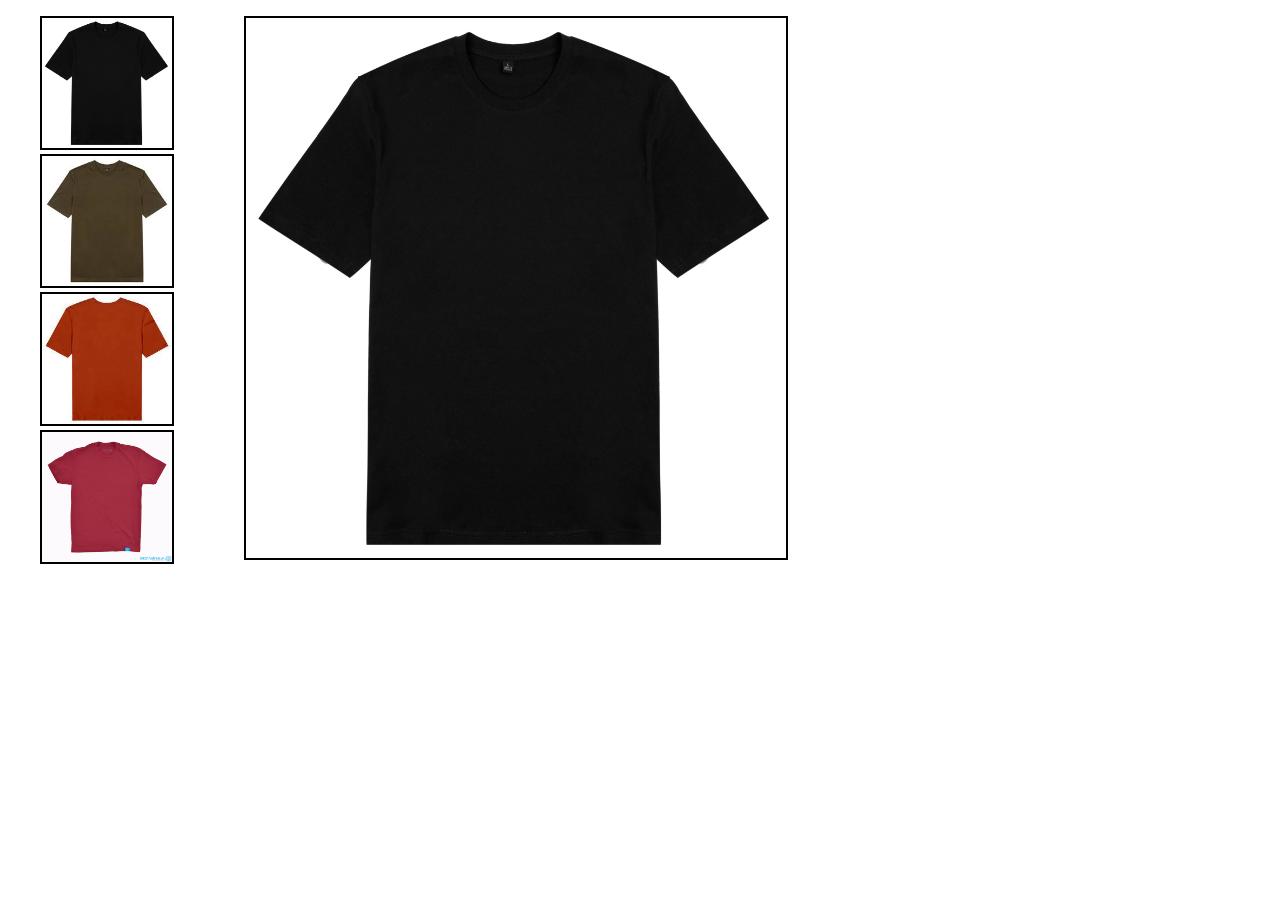
<file: practice 1/index.html>
<!DOCTYPE html>
<html lang="en">
<head>
    <meta charset="UTF-8">
    <meta http-equiv="X-UA-Compatible" content="IE=edge">
    <meta name="viewport" content="width=device-width, initial-scale=1.0">
    <title>Javascript Dom - Product Image</title>
    <link rel="stylesheet" href="style.css">
</head>
<body>
    <ul>
        <li><img src="./img/1.jpg" onclick="changeImage('one')" id="one"></li>
        <li><img src="./img/2.jpg" onclick="changeImage('two')" id="two"></li>
        <li><img src="./img/3.jpg" onclick="changeImage('three')" id="three"></li>
        <li><img src="./img/4.jpg" onclick="changeImage('four')" id="four"></li>

    </ul>
    <div id="main-image">
        <img src="./img/1.jpg" id="img-main" />
    </div>

    <script src="./image.js"></script>
</body>
</html>
</file>
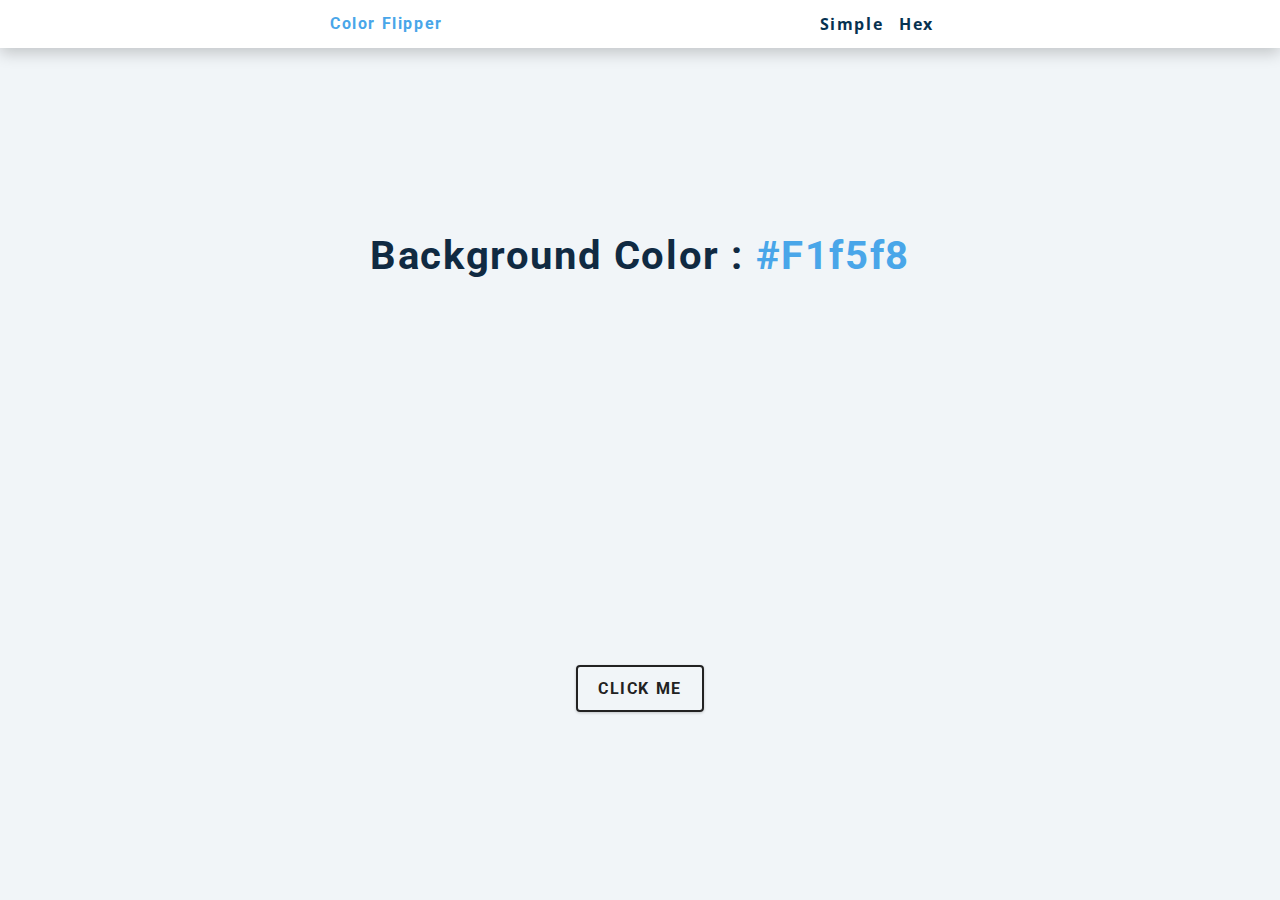
<file: project 1 (color flipper)/index.html>
<!DOCTYPE html>
<html lang="en">
<head>
    <meta charset="UTF-8">
    <meta http-equiv="X-UA-Compatible" content="IE=edge">
    <meta name="viewport" content="width=device-width, initial-scale=1.0">
    <title>Color Flipper || Simple</title>
    <!-- Styles -->
    <link rel="stylesheet" href="style.css">
</head>
<body>
    <nav>
        <div class="nav-center">
            <h4>color flipper</h4>
            <ul class="nav-links">
                <li>
                    <a href="index.html">simple</a>
                </li>
                <li>
                    <a href="index.html">hex</a>
                </li>
            </ul>
        </div>
    </nav>

    <main>
        <h2>
            background color : <span class="color">#f1f5f8</span>
        </h2>
        <div class="container">
            <button class="btn btn-hero" id="btn">Click me</button>
        </div>
    </main>
    <!-- Javascript -->
    <script src="app.js"></script>
    
</body>
</html>
</file>
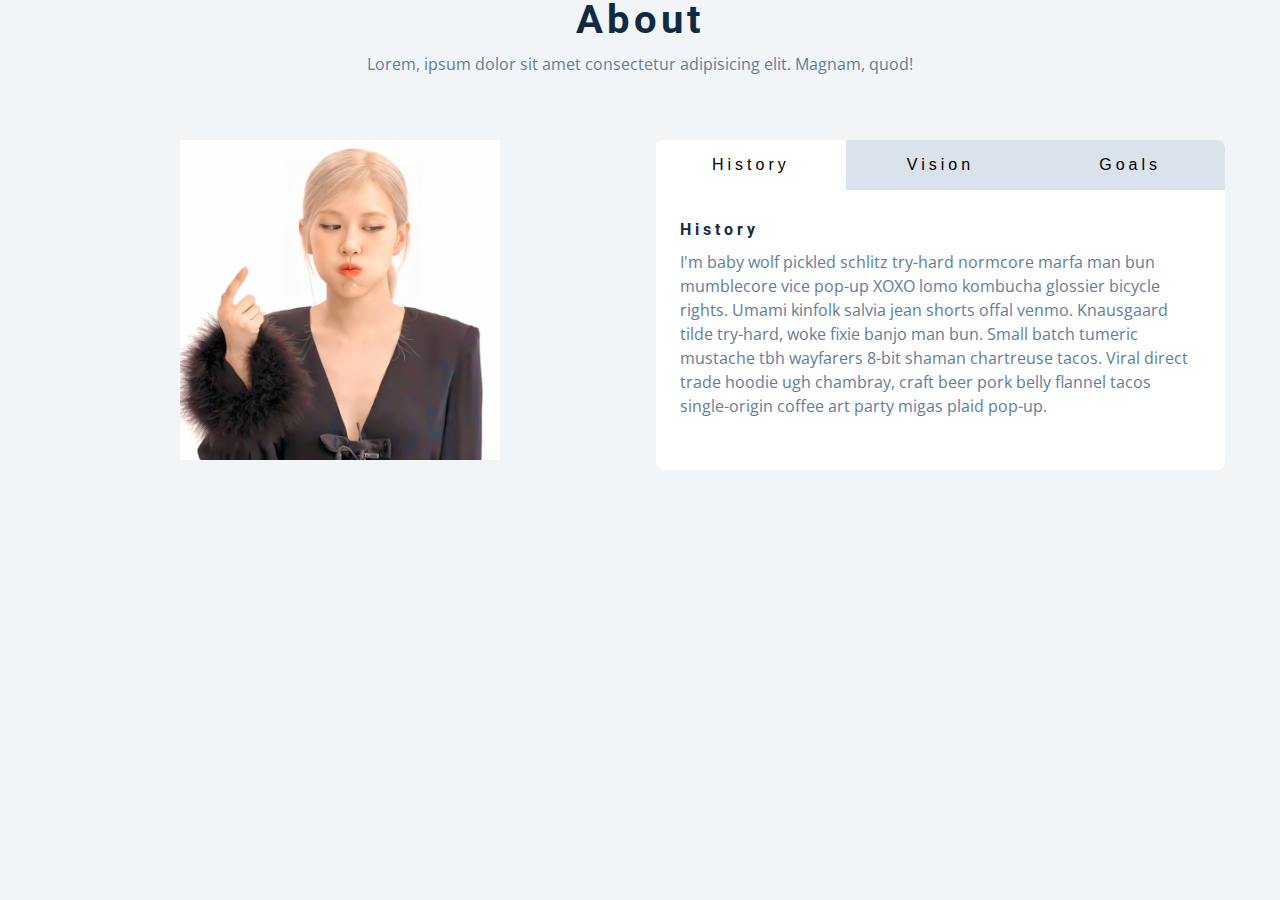
<file: project 11 (tabs)/index.html>
<!DOCTYPE html>
<html lang="en">
<head>
    <meta charset="UTF-8">
    <meta http-equiv="X-UA-Compatible" content="IE=edge">
    <meta name="viewport" content="width=device-width, initial-scale=1.0">
    <title>Tabs</title>

    <!-- styles css -->
    <link rel="stylesheet" href="styles.css">
</head>
<body>
    <section>
        <div class="title">
            <h2>about</h2>
            <p>Lorem, ipsum dolor sit amet
                 consectetur adipisicing elit. Magnam, quod!</p>
        </div>
        <div class="about-center section-center">
            <article class="about-img">
                <img src="./rose8.jpg" alt="about picture">
            </article>
            <article class="about">
                <!-- btn container -->
                <div class="btn-container">
                    <button class="tab-btn active" data-id="history">history</button>
                    <button class="tab-btn" data-id="vision">vision</button>
                    <button class="tab-btn" data-id="goals">goals</button>
                </div>

                <div class="about-content">
            <!-- single item -->
                <div class="content active" id="history">
                    <h4>history</h4>
                    <p>
                    I'm baby wolf pickled schlitz try-hard normcore marfa man bun
                    mumblecore vice pop-up XOXO lomo kombucha glossier bicycle
                    rights. Umami kinfolk salvia jean shorts offal venmo. Knausgaard
                    tilde try-hard, woke fixie banjo man bun. Small batch tumeric
                    mustache tbh wayfarers 8-bit shaman chartreuse tacos. Viral
                    direct trade hoodie ugh chambray, craft beer pork belly flannel
                    tacos single-origin coffee art party migas plaid pop-up.
                </p>
                </div>
            <!-- end of single item -->
            <!-- single item -->
                <div class="content" id="vision">
                    <h4>vision</h4>
                    <p>
                    Man bun PBR&B keytar copper mug prism, hell of helvetica. Synth
                    crucifix offal deep v hella biodiesel. Church-key listicle
                    polaroid put a bird on it chillwave palo santo enamel pin,
                    tattooed meggings franzen la croix cray. Retro yr aesthetic four
                    loko tbh helvetica air plant, neutra palo santo tofu mumblecore.
                    Hoodie bushwick pour-over jean shorts chartreuse shabby chic.
                    Roof party hammock master cleanse pop-up truffaut, bicycle
                    rights skateboard affogato readymade sustainable deep v
                    live-edge schlitz narwhal.
                </p>
                <ul>
                    <li>list item</li>
                    <li>list item</li>
                    <li>list item</li>
                </ul>
                </div>
            <!-- end of single item -->
            <!-- single item -->
                <div class="content" id="goals">
                    <h4>goals</h4>
                    <p>
                    Chambray authentic truffaut, kickstarter brunch taxidermy vape
                    heirloom four dollar toast raclette shoreditch church-key.
                    Poutine etsy tote bag, cred fingerstache leggings cornhole
                    everyday carry blog gastropub. Brunch biodiesel sartorial mlkshk
                    swag, mixtape hashtag marfa readymade direct trade man braid
                    cold-pressed roof party. Small batch adaptogen coloring book
                    heirloom. Letterpress food truck hammock literally hell of wolf
                    beard adaptogen everyday carry. Dreamcatcher pitchfork yuccie,
                    banh mi salvia venmo photo booth quinoa chicharrones.
                </p>
                </div>
            <!-- end of single item -->
            </div>
            </article>

            
        </div>

    </section>



    <!-- javascript -->
    <script src="app.js"></script>
</body>
</html>
</file>
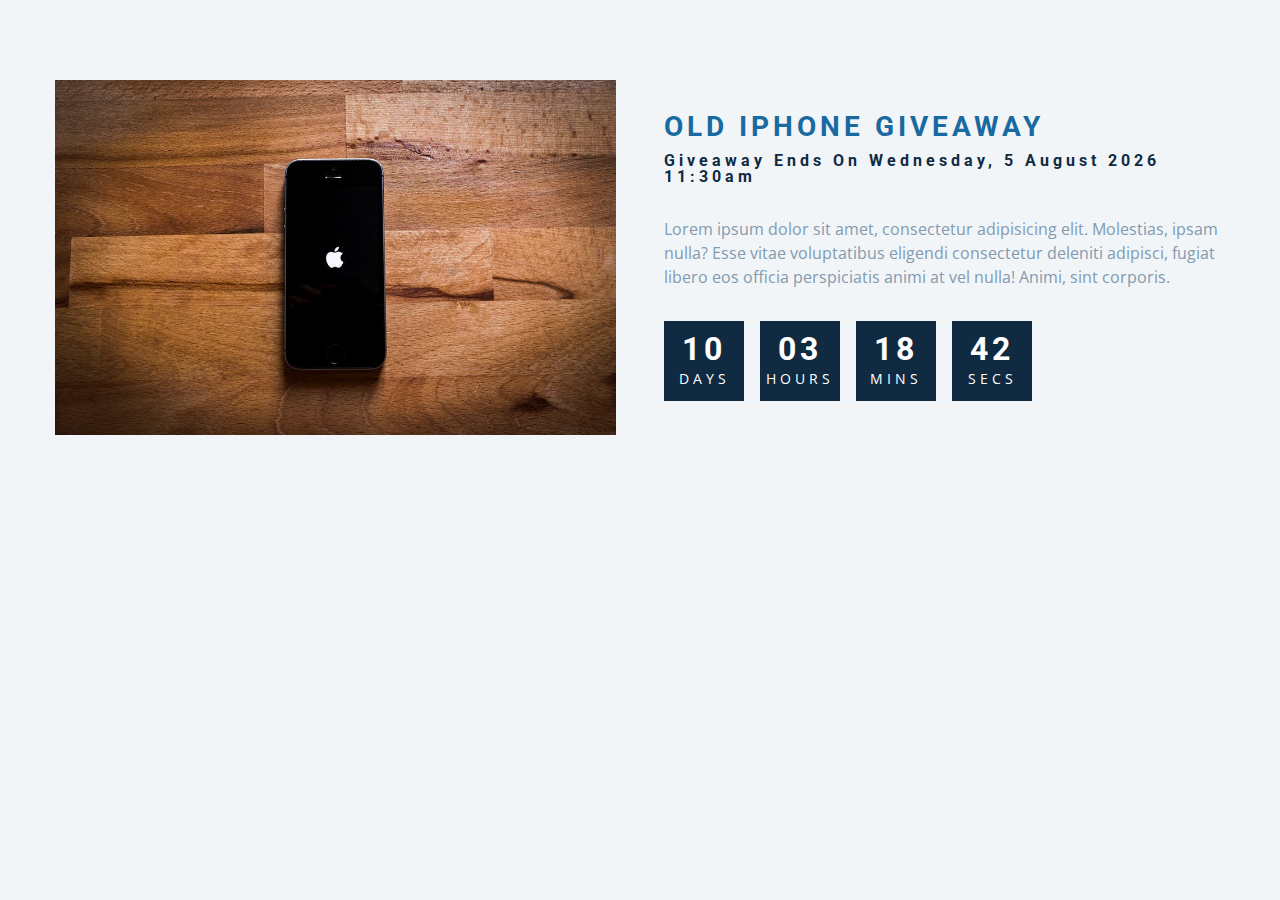
<file: project 12 (countdown)/index.html>
<!DOCTYPE html>
<html lang="en">
<head>
    <meta charset="UTF-8">
    <meta http-equiv="X-UA-Compatible" content="IE=edge">
    <meta name="viewport" content="width=device-width, initial-scale=1.0">
    <title>CountDowm Timer</title>

    <!-- style sheet  -->
    <link rel="stylesheet" href="styles.css">
</head>
<body>
    
    <section class="section-center">
        <!-- image -->
        <article class="gift-img">
            <img src="./gift.jpeg" alt="gift picture">
        </article>
        <!-- information -->
        <article class="gift-info">
            <h3>old iphone giveaway</h3>
            <h4 class="giveaway">giveaway ends on Sunday, 24 April 2021, 8:00am</h4>
            <p>Lorem ipsum dolor sit amet, consectetur
                 adipisicing elit. Molestias, ipsam nulla?
                  Esse vitae voluptatibus eligendi consectetur
                   deleniti adipisci, fugiat libero eos officia 
                   perspiciatis animi at
                 vel nulla! Animi, sint corporis.</p>
                 <div class="deadline">
                     <!-- days -->
                     <div class="deadline-format">
                         <div >
                            <h4 class="days">34</h4>
                            <span>days</span>
                         </div>
                     </div>
                     <!-- end of days -->
                     <!-- hours -->
                     <div class="deadline-format">
                         <div >
                            <h4 class="hours">34</h4>
                            <span>hours</span>
                         </div>
                     </div>
                     <!-- end of mins -->
                     <!-- days -->
                     <div class="deadline-format">
                         <div >
                            <h4 class="mins">34</h4>
                            <span>mins</span>
                         </div>
                     </div>
                     <!-- end of secs -->
                     <!-- days -->
                     <div class="deadline-format">
                         <div >
                            <h4 class="secs">34</h4>
                            <span>secs</span>
                         </div>
                     </div>
                     <!-- end of days -->
                      
                 </div>
        </article>
    </section>

    <!-- javascript -->
    <script src="app.js"></script>
</body>
</html>
</file>
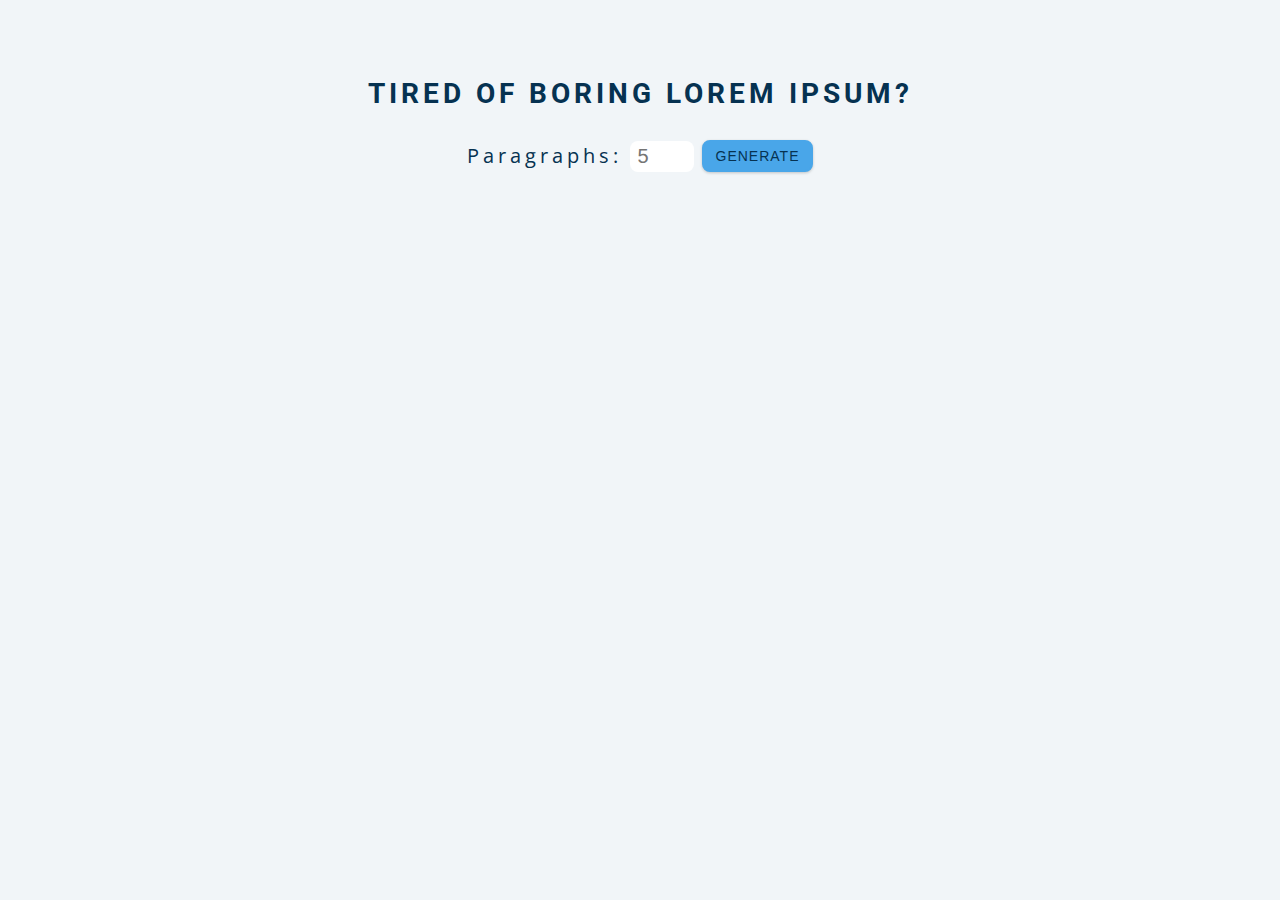
<file: project 13 (lorem ipsum)/index.html>
<!DOCTYPE html>
<html lang="en">
<head>
    <meta charset="UTF-8">
    <meta http-equiv="X-UA-Compatible" content="IE=edge">
    <meta name="viewport" content="width=device-width, initial-scale=1.0">
    <title>Lorem ipsum</title>

    <!-- styles sheet  -->
    <link rel="stylesheet" href="styles.css">
</head>
<body>
    <section class="section-center">
        <h3>tired of boring lorem ipsum?</h3>
        <form class="lorem-form">
            <label for="amount">paragraphs:</label>
            <input type="number" name="amount" id="amount" placeholder="5">
            <button type="submit" class="btn">generate</button>
        </form>

        <article class="lorem-text"></article>
    </section>


    <!-- javascript -->
    <script src="app.js"></script>
</body>
</html>
</file>
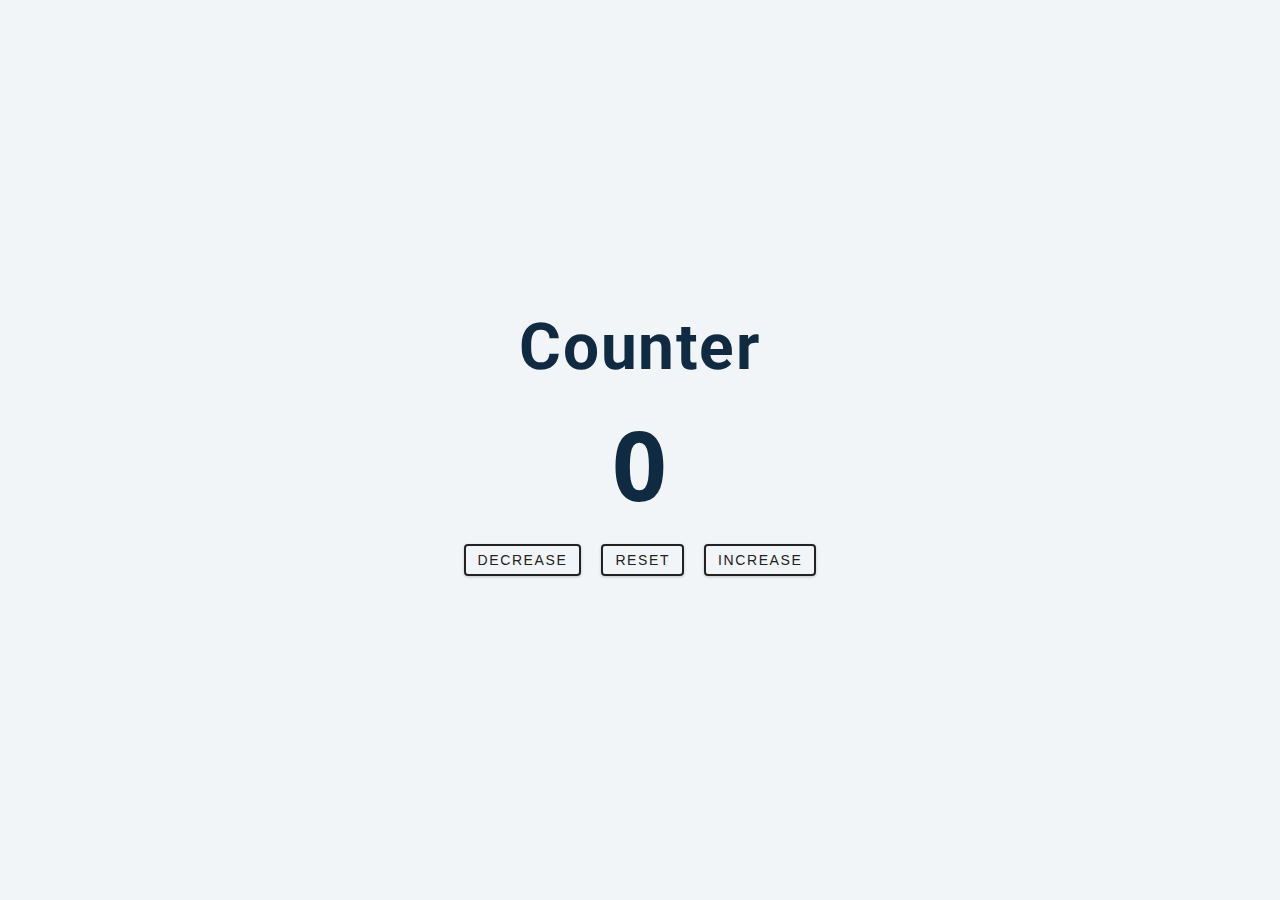
<file: project 2 (Counter)/index.html>
<!DOCTYPE html>
<html lang="en">
<head>
    <meta charset="UTF-8">
    <meta http-equiv="X-UA-Compatible" content="IE=edge">
    <meta name="viewport" content="width=device-width, initial-scale=1.0">
    <title>Counter</title>

    <!-- Styles -->
    <link rel="stylesheet" href="styles.css">
</head>
<body>
    <main>
        <div class="container">
            <h1>counter</h1>
            <span id="value">0</span>
            <div class="button-container">
                <button class="btn decrease">decrease</button>
                <button class="btn reset">reset</button>
                <button class="btn increase">increase</button>
            </div>
        </div>
    </main>
    <!-- javascript -->
    <Script src="app.js"></Script>
</body>
</html>
</file>
<file: practice 1/style.css>
body{
    margin: 0;
    padding: 0px;
}

ul , #main-image{
    float: left;
}

ul li{
    list-style: none;
}
ul li img{
    width: 130px;
    border: 2px solid;
    cursor: pointer;
}

#main-image{
    width: 500px;
}

#main-image img{
    width: 540px;
    margin-top: 16px;
    margin-left: 70px;
    border: 2px solid;
    cursor: pointer;
}
</file>
<file: project 1 (color flipper)/style.css>
/*
=============== 
Fonts
===============
*/
@import url("https://fonts.googleapis.com/css?family=Open+Sans|Roboto:400,700&display=swap");

/*
=============== 
Variables
===============
*/

:root {
  /* dark shades of primary color*/
  --clr-primary-1: hsl(205, 86%, 17%);
  --clr-primary-2: hsl(205, 77%, 27%);
  --clr-primary-3: hsl(205, 72%, 37%);
  --clr-primary-4: hsl(205, 63%, 48%);
  /* primary/main color */
  --clr-primary-5: hsl(205, 78%, 60%);
  /* lighter shades of primary color */
  --clr-primary-6: hsl(205, 89%, 70%);
  --clr-primary-7: hsl(205, 90%, 76%);
  --clr-primary-8: hsl(205, 86%, 81%);
  --clr-primary-9: hsl(205, 90%, 88%);
  --clr-primary-10: hsl(205, 100%, 96%);
  /* darkest grey - used for headings */
  --clr-grey-1: hsl(209, 61%, 16%);
  --clr-grey-2: hsl(211, 39%, 23%);
  --clr-grey-3: hsl(209, 34%, 30%);
  --clr-grey-4: hsl(209, 28%, 39%);
  /* grey used for paragraphs */
  --clr-grey-5: hsl(210, 22%, 49%);
  --clr-grey-6: hsl(209, 23%, 60%);
  --clr-grey-7: hsl(211, 27%, 70%);
  --clr-grey-8: hsl(210, 31%, 80%);
  --clr-grey-9: hsl(212, 33%, 89%);
  --clr-grey-10: hsl(210, 36%, 96%);
  --clr-white: #fff;
  --clr-red-dark: hsl(360, 67%, 44%);
  --clr-red-light: hsl(360, 71%, 66%);
  --clr-green-dark: hsl(125, 67%, 44%);
  --clr-green-light: hsl(125, 71%, 66%);
  --clr-black: #222;
  --ff-primary: "Roboto", sans-serif;
  --ff-secondary: "Open Sans", sans-serif;
  --transition: all 0.5s linear;
  --spacing: 0.1rem;
  --radius: 0.25rem;
  --light-shadow: 0 5px 15px rgba(0, 0, 0, 0.1);
  --dark-shadow: 0 5px 15px rgba(0, 0, 0, 0.2);
  --max-width: 1170px;
  --fixed-width: 620px;
}
/*
=============== 
Global Styles
===============
*/


*,
::after,
::before {
  margin: 0;
  padding: 0;
  box-sizing: border-box;
}


body {
  font-family: var(--ff-secondary);
  background: var(--clr-grey-10);
  color: var(--clr-grey-1);
  line-height: 1.5;
  font-size: 0.875rem;
}

ul{
    list-style-type: none;
}

a{
    text-decoration: none;
}

h1,
h2,
h3,
h4{
    letter-spacing: var(--spacing);
    text-transform: capitalize;
    line-height: 1.25;
    margin-bottom: 0.75rem;
    font-family: var(--ff-primary);
}
h1 {
  font-size: 3rem;
}
h2 {
  font-size: 2rem;
}
h3 {
  font-size: 1.25rem;
}
h4 {
  font-size: 0.875rem;
}


@media screen and (min-width: 800px) {
  h1 {
    font-size: 4rem;
  }
  h2 {
    font-size: 2.5rem;
  }
  h3 {
    font-size: 1.75rem;
  }
  h4 {
    font-size: 1rem;
  }
  body {
    font-size: 1rem;
  }
  h1,
  h2,
  h3,
  h4 {
    line-height: 1;
  }
}
/*  global classes */

/* section */
.section {
  padding: 5rem 0;
}

.section-center {
  width: 90vw;
  margin: 0 auto;
  max-width: 1170px;
}

@media screen and (min-width: 992px) {
  .section-center {
    width: 95vw;
  }
}
main {
  min-height: 100vh;
  display: grid;
  place-items: center;
}


/*
=============== 
Nav
===============
*/

nav{
    background: var(--clr-white);
    height: 3rem;
    display: grid;
    align-items: center;
    box-shadow: var(--dark-shadow);
}

.nav-center{
    width: 90vw;
    max-width: var(--fixed-width);
    margin: 0 auto;
    display: flex;
    align-items: center;
    justify-content: space-between;
}
.nav-center h4{
    margin-bottom: 0;
    color: var(--clr-primary-5);
}
.nav-links{
    display: flex;
}
nav a{
    text-transform: capitalize;
    font-weight: 700;
    font-size: 1rem;
    color: var(--clr-primary-1);
    letter-spacing: var(--spacing);
    margin-right: 1rem;
}
nav a:hover{
    color: var(--clr-primary-5);
}

/*
=============== 
Container
===============
*/

main{
    min-height: calc(100vh - 3rem);
    display: grid;
    place-items: center;
}
.container {
  text-align: center;
}
.container h2 {
  background: var(--clr-black);
  color: var(--clr-white);
  padding: 1rem;
  border-radius: var(--radius);
  margin-bottom: 2.5rem;
}
.color {
  color: var(--clr-primary-5);
}
.btn-hero {
  font-family: var(--ff-primary);
  text-transform: uppercase;
  background: transparent;
  color: var(--clr-black);
  letter-spacing: var(--spacing);
  display: inline-block;
  font-weight: 700;
  transition: var(--transition);
  border: 2px solid var(--clr-black);
  cursor: pointer;
  box-shadow: 0 1px 3px rgba(0, 0, 0, 0.2);
  border-radius: var(--radius);
  font-size: 1rem;
  padding: 0.75rem 1.25rem;
}
.btn-hero:hover {
  color: var(--clr-white);
  background: var(--clr-black);
}
</file>
<file: project 11 (tabs)/styles.css>
/*
=============== 
Fonts
===============
*/
@import url("https://fonts.googleapis.com/css?family=Open+Sans|Roboto:400,700&display=swap");

/*
=============== 
Variables
===============
*/

:root {
  /* dark shades of primary color*/
  --clr-primary-1: hsl(205, 86%, 17%);
  --clr-primary-2: hsl(205, 77%, 27%);
  --clr-primary-3: hsl(205, 72%, 37%);
  --clr-primary-4: hsl(205, 63%, 48%);
  /* primary/main color */
  --clr-primary-5: #49a6e9;
  /* lighter shades of primary color */
  --clr-primary-6: hsl(205, 89%, 70%);
  --clr-primary-7: hsl(205, 90%, 76%);
  --clr-primary-8: hsl(205, 86%, 81%);
  --clr-primary-9: hsl(205, 90%, 88%);
  --clr-primary-10: hsl(205, 100%, 96%);
  /* darkest grey - used for headings */
  --clr-grey-1: hsl(209, 61%, 16%);
  --clr-grey-2: hsl(211, 39%, 23%);
  --clr-grey-3: hsl(209, 34%, 30%);
  --clr-grey-4: hsl(209, 28%, 39%);
  /* grey used for paragraphs */
  --clr-grey-5: hsl(210, 22%, 49%);
  --clr-grey-6: hsl(209, 23%, 60%);
  --clr-grey-7: hsl(211, 27%, 70%);
  --clr-grey-8: hsl(210, 31%, 80%);
  --clr-grey-9: hsl(212, 33%, 89%);
  --clr-grey-10: hsl(210, 36%, 96%);
  --clr-white: #fff;
  --clr-red-dark: hsl(360, 67%, 44%);
  --clr-red-light: hsl(360, 71%, 66%);
  --clr-green-dark: hsl(125, 67%, 44%);
  --clr-green-light: hsl(125, 71%, 66%);
  --clr-black: #222;
  --ff-primary: "Roboto", sans-serif;
  --ff-secondary: "Open Sans", sans-serif;
  --transition: all 0.3s linear;
  --spacing: 0.25rem;
  --radius: 0.5rem;
  --light-shadow: 0 5px 15px rgba(0, 0, 0, 0.1);
  --dark-shadow: 0 5px 15px rgba(0, 0, 0, 0.2);
  --max-width: 1170px;
  --fixed-width: 620px;
}

/*
=============== 
Global Styles
===============
*/

*,
::after,
::before {
  margin: 0;
  padding: 0;
  box-sizing: border-box;
}
body {
  font-family: var(--ff-secondary);
  background: var(--clr-grey-10);
  color: var(--clr-grey-1);
  line-height: 1.5;
  font-size: 0.875rem;
}
ul {
  list-style-type: none;
}
a {
  text-decoration: none;
}
img:not(.logo) {
  width: 100%;
}
img {
  display: block;
}

h1,
h2,
h3,
h4 {
  letter-spacing: var(--spacing);
  text-transform: capitalize;
  line-height: 1.25;
  margin-bottom: 0.75rem;
  font-family: var(--ff-primary);
}
h1 {
  font-size: 3rem;
}
h2 {
  font-size: 2rem;
}
h3 {
  font-size: 1.25rem;
}
h4 {
  font-size: 0.875rem;
}
p {
  margin-bottom: 1.25rem;
  color: var(--clr-grey-5);
}
@media screen and (min-width: 800px) {
  h1 {
    font-size: 4rem;
  }
  h2 {
    font-size: 2.5rem;
  }
  h3 {
    font-size: 1.75rem;
  }
  h4 {
    font-size: 1rem;
  }
  body {
    font-size: 1rem;
  }
  h1,
  h2,
  h3,
  h4 {
    line-height: 1;
  }
}   

/*  global classes */

.btn {
  text-transform: uppercase;
  background: transparent;
  color: var(--clr-black);
  padding: 0.375rem 0.75rem;
  letter-spacing: var(--spacing);
  display: inline-block;
  transition: var(--transition);
  font-size: 0.875rem;
  border: 2px solid var(--clr-black);
  cursor: pointer;
  box-shadow: 0 1px 3px rgba(0, 0, 0, 0.2);
  border-radius: var(--radius);
}
.btn:hover {
  color: var(--clr-white);
  background: var(--clr-black);
}
/* section */
.section {
  padding: 5rem 0;
}

.section-center {
  width: 90vw;
  margin: 0 auto;
  max-width: 1170px;
}
@media screen and (min-width: 992px) {
  .section-center {
    width: 95vw;
  }
}
main {
  min-height: 100vh;
  display: grid;
  place-items: center;
}
/*
=============== 
About
===============
*/

.title {
    text-align:center;
    margin-bottom:4rem ;
}

.title p{
    width: 80%;
    margin: 0 auto;
}

.about-img {
    margin-bottom: 2rem;
}

.about-img img{
    border-radius: var(--radius);
    object-fit: contain;
    height: 20rem;
}

@media screen and (min-width: 992px) {
    .about-img{
        margin-bottom: 0;
    }

    .about-center{
        display: grid;
        grid-template-columns: 1fr 1fr;
        column-gap: 2rem;
    }
}

.about {
    background: var(--clr-white);
    border-radius: var(--radius);
    display: grid;
    grid-template-rows: auto 1fr;
}

.btn-container{
    border-top-left-radius: var(--radius);
    border-top-right-radius: var(--radius);
    display: grid;
    grid-template-columns: 1fr 1fr 1fr ;
}

.tab-btn:nth-child(1){
    border-top-left-radius: var(--radius);
}
.tab-btn:nth-child(3){
    border-top-right-radius: var(--radius);
}

.tab-btn{
    padding: 1rem 0;
    border: none;
    text-transform: capitalize;
    font-size: 1rem;
    display: block;
    background: var(--clr-grey-9);
    cursor: pointer;
    transition: var(--transition);
    letter-spacing: var(--spacing);
}

.tab-btn:hover:not(.active){
    background: var(--clr-primary-10);
    color: var(--clr-primary-5);
}

.about-content{
    border-bottom-left-radius: var(--radius);
    border-bottom-right-radius: var(--radius);
    padding: 2rem 1.5rem;
}

/* hide content */
.content{
    display: none;
}

.tab-btn.active{
    background: var(--clr-white);
}

.content.active{
    display: block;
}
</file>
<file: project 12 (countdown)/styles.css>
/*
=============== 
Fonts
===============
*/
@import url("https://fonts.googleapis.com/css?family=Open+Sans|Roboto:400,700&display=swap");

/*
=============== 
Variables
===============
*/

:root {
  /* dark shades of primary color*/
  --clr-primary-1: hsl(205, 86%, 17%);
  --clr-primary-2: hsl(205, 77%, 27%);
  --clr-primary-3: hsl(205, 72%, 37%);
  --clr-primary-4: hsl(205, 63%, 48%);
  /* primary/main color */
  --clr-primary-5: #49a6e9;
  /* lighter shades of primary color */
  --clr-primary-6: hsl(205, 89%, 70%);
  --clr-primary-7: hsl(205, 90%, 76%);
  --clr-primary-8: hsl(205, 86%, 81%);
  --clr-primary-9: hsl(205, 90%, 88%);
  --clr-primary-10: hsl(205, 100%, 96%);
  /* darkest grey - used for headings */
  --clr-grey-1: hsl(209, 61%, 16%);
  --clr-grey-2: hsl(211, 39%, 23%);
  --clr-grey-3: hsl(209, 34%, 30%);
  --clr-grey-4: hsl(209, 28%, 39%);
  /* grey used for paragraphs */
  --clr-grey-5: hsl(210, 22%, 49%);
  --clr-grey-6: hsl(209, 23%, 60%);
  --clr-grey-7: hsl(211, 27%, 70%);
  --clr-grey-8: hsl(210, 31%, 80%);
  --clr-grey-9: hsl(212, 33%, 89%);
  --clr-grey-10: hsl(210, 36%, 96%);
  --clr-white: #fff;
  --clr-red-dark: hsl(360, 67%, 44%);
  --clr-red-light: hsl(360, 71%, 66%);
  --clr-green-dark: hsl(125, 67%, 44%);
  --clr-green-light: hsl(125, 71%, 66%);
  --clr-black: #222;
  --clr-gold: #c59d5f;
  --ff-primary: "Roboto", sans-serif;
  --ff-secondary: "Open Sans", sans-serif;
  --transition: all 0.3s linear;
  --spacing: 0.25rem;
  --radius: 0.5rem;
  --light-shadow: 0 5px 15px rgba(0, 0, 0, 0.1);
  --dark-shadow: 0 5px 15px rgba(0, 0, 0, 0.2);
  --max-width: 1170px;
  --fixed-width: 620px;
}
/*
=============== 
Global Styles
===============
*/

*,
::after,
::before {
  margin: 0;
  padding: 0;
  box-sizing: border-box;
}
body {
  font-family: var(--ff-secondary);
  background: var(--clr-grey-10);
  color: var(--clr-grey-1);
  line-height: 1.5;
  font-size: 0.875rem;
}
ul {
  list-style-type: none;
}
a {
  text-decoration: none;
}
img:not(.logo) {
  width: 100%;
}
img {
  display: block;
}

h1,
h2,
h3,
h4 {
  letter-spacing: var(--spacing);
  text-transform: capitalize;
  line-height: 1.25;
  margin-bottom: 0.75rem;
  font-family: var(--ff-primary);
}
h1 {
  font-size: 3rem;
}
h2 {
  font-size: 2rem;
}
h3 {
  font-size: 1.25rem;
}
h4 {
  font-size: 0.875rem;
}
p {
  margin-bottom: 1.25rem;
  color: var(--clr-grey-5);
}
@media screen and (min-width: 800px) {
  h1 {
    font-size: 4rem;
  }
  h2 {
    font-size: 2.5rem;
  }
  h3 {
    font-size: 1.75rem;
  }
  h4 {
    font-size: 1rem;
  }
  body {
    font-size: 1rem;
  }
  h1,
  h2,
  h3,
  h4 {
    line-height: 1;
  }
}
/*  global classes */

.btn {
  text-transform: uppercase;
  background: transparent;
  color: var(--clr-black);
  padding: 0.375rem 0.75rem;
  letter-spacing: var(--spacing);
  display: inline-block;
  transition: var(--transition);
  font-size: 0.875rem;
  border: 2px solid var(--clr-black);
  cursor: pointer;
  box-shadow: 0 1px 3px rgba(0, 0, 0, 0.2);
  border-radius: var(--radius);
}
.btn:hover {
  color: var(--clr-white);
  background: var(--clr-black);
}
/* section */
.section {
  padding: 5rem 0;
}

.section-center {
  width: 90vw;
  margin: 5rem auto;
  max-width: 1170px;
}

main {
  min-height: 100vh;
  display: grid;
  place-items: center;
}
/*
=============== 
Countdown Timer
===============
*/

.gift-img {
    margin-bottom:2rem ;
}

.gift-info h3{
    text-transform: uppercase;
    color: var(--clr-primary-3);

}
.gift-info p{
    color: var(--clr-grey-6);
}

.date{
    color: var(--clr-grey-6);
    font-size: 0.85rem;
}

@media screen and (min-width: 992px) {
  .section-center {
    display: grid;
    grid-template-columns: 1fr 1fr;
    place-items: center;
    gap: 3rem;
    width: 95vw;
  }
  .gift-img {
    margin-bottom: 0;
  }
}

.gift-info p{
    margin: 2rem 0;
}

.deadline{
    display: flex;
}

.deadline-format{
    background: var(--clr-grey-1);
    color: var(--clr-white);
    margin-right: 1rem;
    width: 5rem;
    height: 5rem;
    display: grid;
    place-items: center;
    text-align: center;
}

.deadline-format span{
    display: block;
    text-transform: uppercase;
    letter-spacing: var(--spacing);
    font-size: 0.85rem;
}

.deadline h4:not(expired){
    font-size: 2rem;
    margin-bottom: 0.25rem;
    letter-spacing: var(--spacing);
}
</file>
<file: project 13 (lorem ipsum)/styles.css>
/*
=============== 
Fonts
===============
*/
@import url("https://fonts.googleapis.com/css?family=Open+Sans|Roboto:400,700&display=swap");

/*
=============== 
Variables
===============
*/

:root {
  /* dark shades of primary color*/
  --clr-primary-1: hsl(205, 86%, 17%);
  --clr-primary-2: hsl(205, 77%, 27%);
  --clr-primary-3: hsl(205, 72%, 37%);
  --clr-primary-4: hsl(205, 63%, 48%);
  /* primary/main color */
  --clr-primary-5: #49a6e9;
  /* lighter shades of primary color */
  --clr-primary-6: hsl(205, 89%, 70%);
  --clr-primary-7: hsl(205, 90%, 76%);
  --clr-primary-8: hsl(205, 86%, 81%);
  --clr-primary-9: hsl(205, 90%, 88%);
  --clr-primary-10: hsl(205, 100%, 96%);
  /* darkest grey - used for headings */
  --clr-grey-1: hsl(209, 61%, 16%);
  --clr-grey-2: hsl(211, 39%, 23%);
  --clr-grey-3: hsl(209, 34%, 30%);
  --clr-grey-4: hsl(209, 28%, 39%);
  /* grey used for paragraphs */
  --clr-grey-5: hsl(210, 22%, 49%);
  --clr-grey-6: hsl(209, 23%, 60%);
  --clr-grey-7: hsl(211, 27%, 70%);
  --clr-grey-8: hsl(210, 31%, 80%);
  --clr-grey-9: hsl(212, 33%, 89%);
  --clr-grey-10: hsl(210, 36%, 96%);
  --clr-white: #fff;
  --clr-red-dark: hsl(360, 67%, 44%);
  --clr-red-light: hsl(360, 71%, 66%);
  --clr-green-dark: hsl(125, 67%, 44%);
  --clr-green-light: hsl(125, 71%, 66%);
  --clr-black: #222;
  --ff-primary: "Roboto", sans-serif;
  --ff-secondary: "Open Sans", sans-serif;
  --transition: all 0.3s linear;
  --spacing: 0.25rem;
  --radius: 0.5rem;
  --light-shadow: 0 5px 15px rgba(0, 0, 0, 0.1);
  --dark-shadow: 0 5px 15px rgba(0, 0, 0, 0.2);
  --max-width: 1170px;
  --fixed-width: 620px;
}
/*
=============== 
Global Styles
===============
*/

*,
::after,
::before {
  margin: 0;
  padding: 0;
  box-sizing: border-box;
}
body {
  font-family: var(--ff-secondary);
  background: var(--clr-grey-10);
  color: var(--clr-grey-1);
  line-height: 1.5;
  font-size: 0.875rem;
}
ul {
  list-style-type: none;
}
a {
  text-decoration: none;
}
img:not(.logo) {
  width: 100%;
}
img {
  display: block;
}

h1,
h2,
h3,
h4 {
  letter-spacing: var(--spacing);
  text-transform: capitalize;
  line-height: 1.25;
  margin-bottom: 0.75rem;
  font-family: var(--ff-primary);
}
h1 {
  font-size: 3rem;
}
h2 {
  font-size: 2rem;
}
h3 {
  font-size: 1.25rem;
}
h4 {
  font-size: 0.875rem;
}
p {
  margin-bottom: 1.25rem;
  color: var(--clr-grey-5);
}
@media screen and (min-width: 800px) {
  h1 {
    font-size: 4rem;
  }
  h2 {
    font-size: 2.5rem;
  }
  h3 {
    font-size: 1.75rem;
  }
  h4 {
    font-size: 1rem;
  }
  body {
    font-size: 1rem;
  }
  h1,
  h2,
  h3,
  h4 {
    line-height: 1;
  }
}
/*  global classes */

.btn {
  text-transform: uppercase;
  background: var(--clr-primary-5);
  color: var(--clr-primary-1);
  padding: 0.375rem 0.75rem;
  letter-spacing: 1px;
  display: inline-block;
  transition: var(--transition);
  font-size: 0.875rem;
  border: 2px solid var(--clr-primary-5);
  cursor: pointer;
  box-shadow: 0 1px 3px rgba(0, 0, 0, 0.2);
  border-radius: var(--radius);
}
.btn:hover {
  color: var(--clr-primary-5);
  background: var(--clr-primary-8);
  border-color: var(--clr-primary-8);
}
/* section */
.section {
  padding: 5rem 0;
}

.section-center {
  width: 90vw;
  margin: 0 auto;
  max-width: 40rem;
  margin-top: 5rem;
  text-align: center;
}
@media screen and (min-width: 992px) {
  .section-center {
    width: 95vw;
  }
}
main {
  min-height: 100vh;
  display: grid;
  place-items: center;
}
/*
=============== 
Lorem Ipsum
===============
*/

h3{
    text-transform: uppercase;
    color: var(--clr-primary-1);
}

.lorem-form{
    text-transform: capitalize;
    letter-spacing: var(--spacing);
    margin-top: 2rem;
    margin-bottom: 4rem ;
    display: flex;
    justify-content: center;
    align-items: center;
}

label{
    font-size: 1.25rem;
    color: var(--clr-primary-1);
}
input{
    padding: 0.25rem 0.5rem;

    width: 4rem;
    border-radius: var(--radius);
    border: none;
    margin: 0 0.5rem;
    font-size: 1.25rem;
}

button{
    background: var(--clr-primary-10) ;
}

.result{
    margin-bottom: 2rem;
}
</file>
<file: project 2 (Counter)/styles.css>
/*
=============== 
Fonts
===============
*/
@import url("https://fonts.googleapis.com/css?family=Open+Sans|Roboto:400,700&display=swap");


/*
=============== 
Variables
===============
*/
:root {
  /* dark shades of primary color*/
  --clr-primary-1: hsl(205, 86%, 17%);
  --clr-primary-2: hsl(205, 77%, 27%);
  --clr-primary-3: hsl(205, 72%, 37%);
  --clr-primary-4: hsl(205, 63%, 48%);
  /* primary/main color */
  --clr-primary-5: hsl(205, 78%, 60%);
  /* lighter shades of primary color */
  --clr-primary-6: hsl(205, 89%, 70%);
  --clr-primary-7: hsl(205, 90%, 76%);
  --clr-primary-8: hsl(205, 86%, 81%);
  --clr-primary-9: hsl(205, 90%, 88%);
  --clr-primary-10: hsl(205, 100%, 96%);
  /* darkest grey - used for headings */
  --clr-grey-1: hsl(209, 61%, 16%);
  --clr-grey-2: hsl(211, 39%, 23%);
  --clr-grey-3: hsl(209, 34%, 30%);
  --clr-grey-4: hsl(209, 28%, 39%);
  /* grey used for paragraphs */
  --clr-grey-5: hsl(210, 22%, 49%);
  --clr-grey-6: hsl(209, 23%, 60%);
  --clr-grey-7: hsl(211, 27%, 70%);
  --clr-grey-8: hsl(210, 31%, 80%);
  --clr-grey-9: hsl(212, 33%, 89%);
  --clr-grey-10: hsl(210, 36%, 96%);
  --clr-white: #fff;
  --clr-red-dark: hsl(360, 67%, 44%);
  --clr-red-light: hsl(360, 71%, 66%);
  --clr-green-dark: hsl(125, 67%, 44%);
  --clr-green-light: hsl(125, 71%, 66%);
  --clr-black: #222;
  --ff-primary: "Roboto", sans-serif;
  --ff-secondary: "Open Sans", sans-serif;
  --transition: all 0.3s linear;
  --spacing: 0.1rem;
  --radius: 0.25rem;
  --light-shadow: 0 5px 15px rgba(0, 0, 0, 0.1);
  --dark-shadow: 0 5px 15px rgba(0, 0, 0, 0.2);
  --max-width: 1170px;
  --fixed-width: 620px;
}
/*
=============== 
Global Styles
===============
*/

*,
::after,
::before {
  margin: 0;
  padding: 0;
  box-sizing: border-box;
}
body {
  font-family: var(--ff-secondary);
  background: var(--clr-grey-10);
  color: var(--clr-grey-1);
  line-height: 1.5;
  font-size: 0.875rem;
}
ul {
  list-style-type: none;
}
a {
  text-decoration: none;
}
h1,
h2,
h3,
h4 {
  letter-spacing: var(--spacing);
  text-transform: capitalize;
  line-height: 1.25;
  margin-bottom: 0.75rem;
  font-family: var(--ff-primary);
}
h1 {
  font-size: 3rem;
}
h2 {
  font-size: 2rem;
}
h3 {
  font-size: 1.25rem;
}
h4 {
  font-size: 0.875rem;
}
p {
  margin-bottom: 1.25rem;
  color: var(--clr-grey-5);
}

@media screen and (min-width: 800px) {
  h1 {
    font-size: 4rem;
  }
  h2 {
    font-size: 2.5rem;
  }
  h3 {
    font-size: 1.75rem;
  }
  h4 {
    font-size: 1rem;
  }
  body {
    font-size: 1rem;
  }
  h1,
  h2,
  h3,
  h4 {
    line-height: 1;
  }
}
/*  global classes */


main {
  min-height: 100vh;
  display: grid;
  place-items: center;
}



/*
=============== 
Counter
===============
*/
main {
  min-height: 100vh;
  display: grid;
  place-items: center;
}

.container {
    text-align: center;
}
#value{
    font-size: 6rem;
    font-weight: bold;
}

.btn{
    text-transform: uppercase;
    background: transparent;
    color: var(--clr-black);
    padding: 0.375rem 0.75rem;
    letter-spacing: var(--spacing);
    display: inline-block;
    transition: var(--transition);
    font-size: 0.875rem;
    border: 2px solid var(--clr-black);
    cursor: pointer;
    box-shadow: 0 1px 3px rgba(0, 0, 0, 0.2);
    border-radius: var(--radius);
    margin: 0.5rem;
}

.btn:hover{
    color: var(--clr-white);
    background: var(--clr-black);
}
</file>
